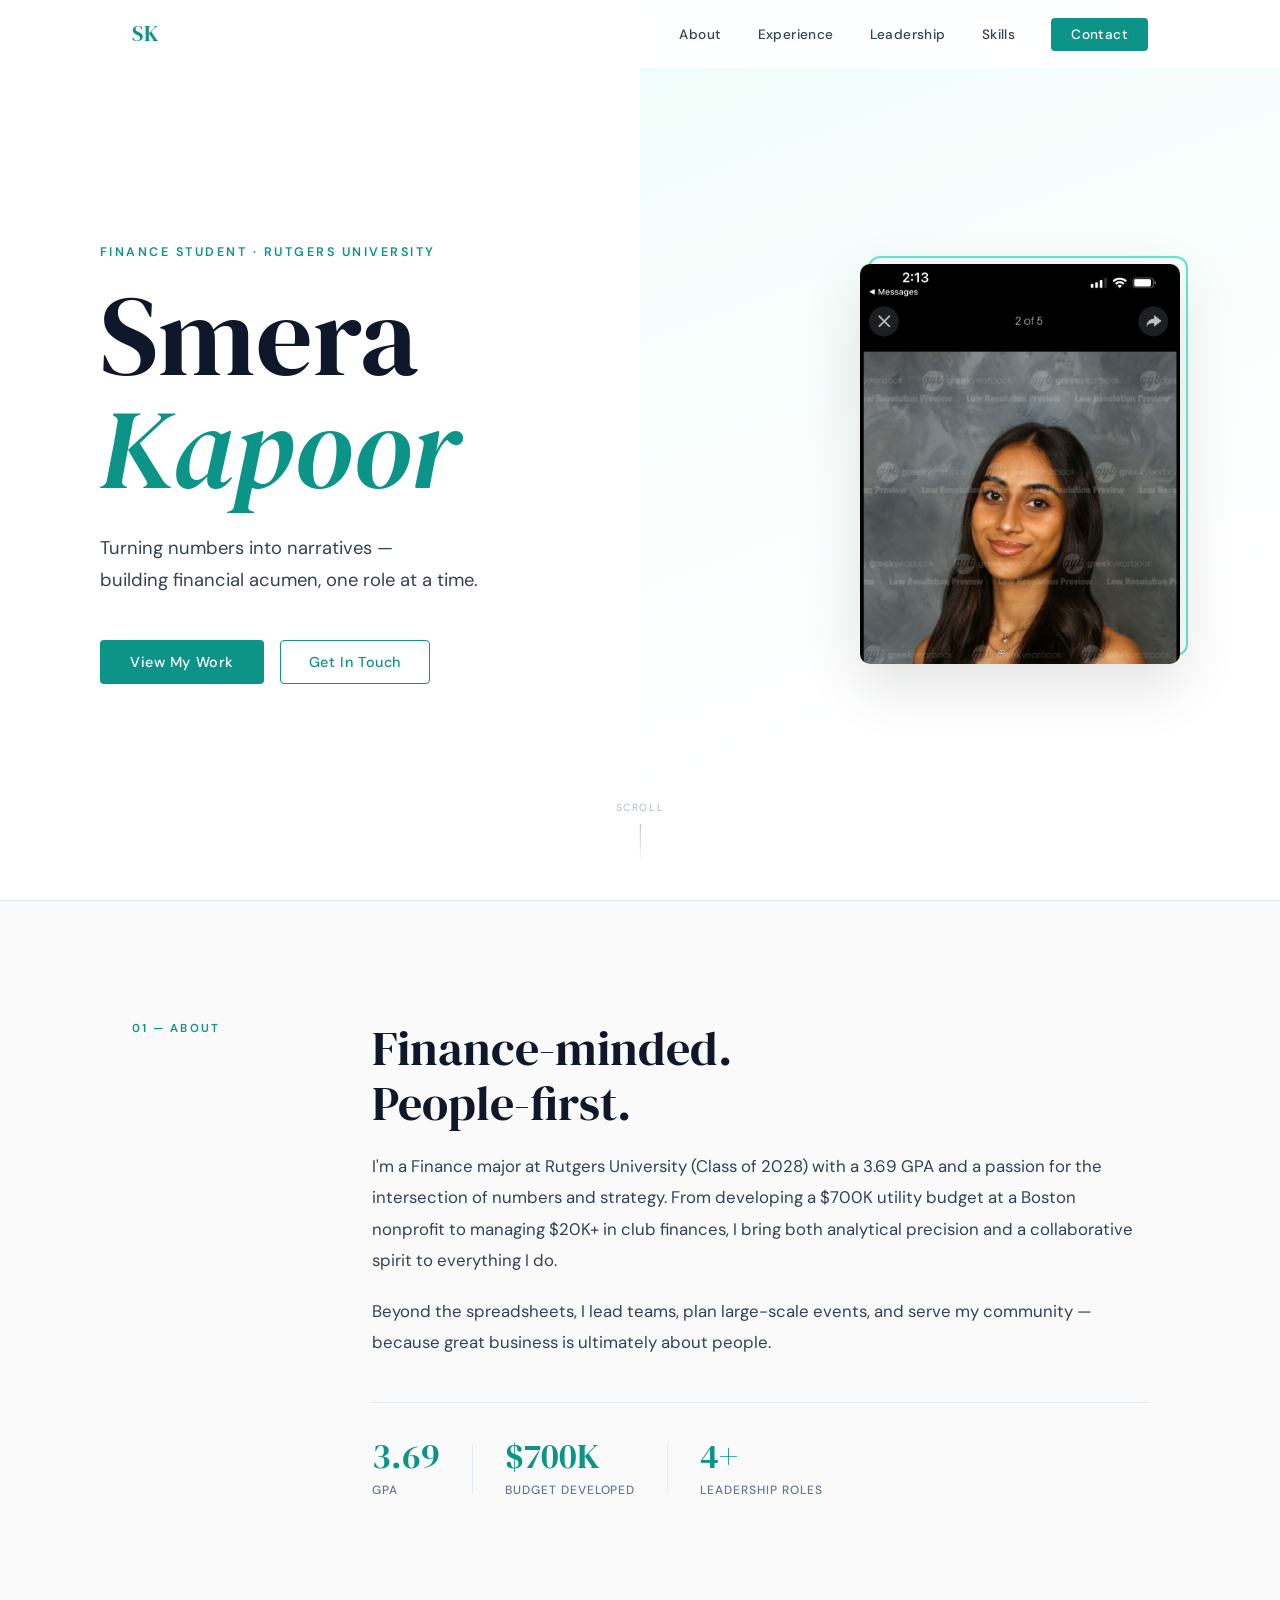
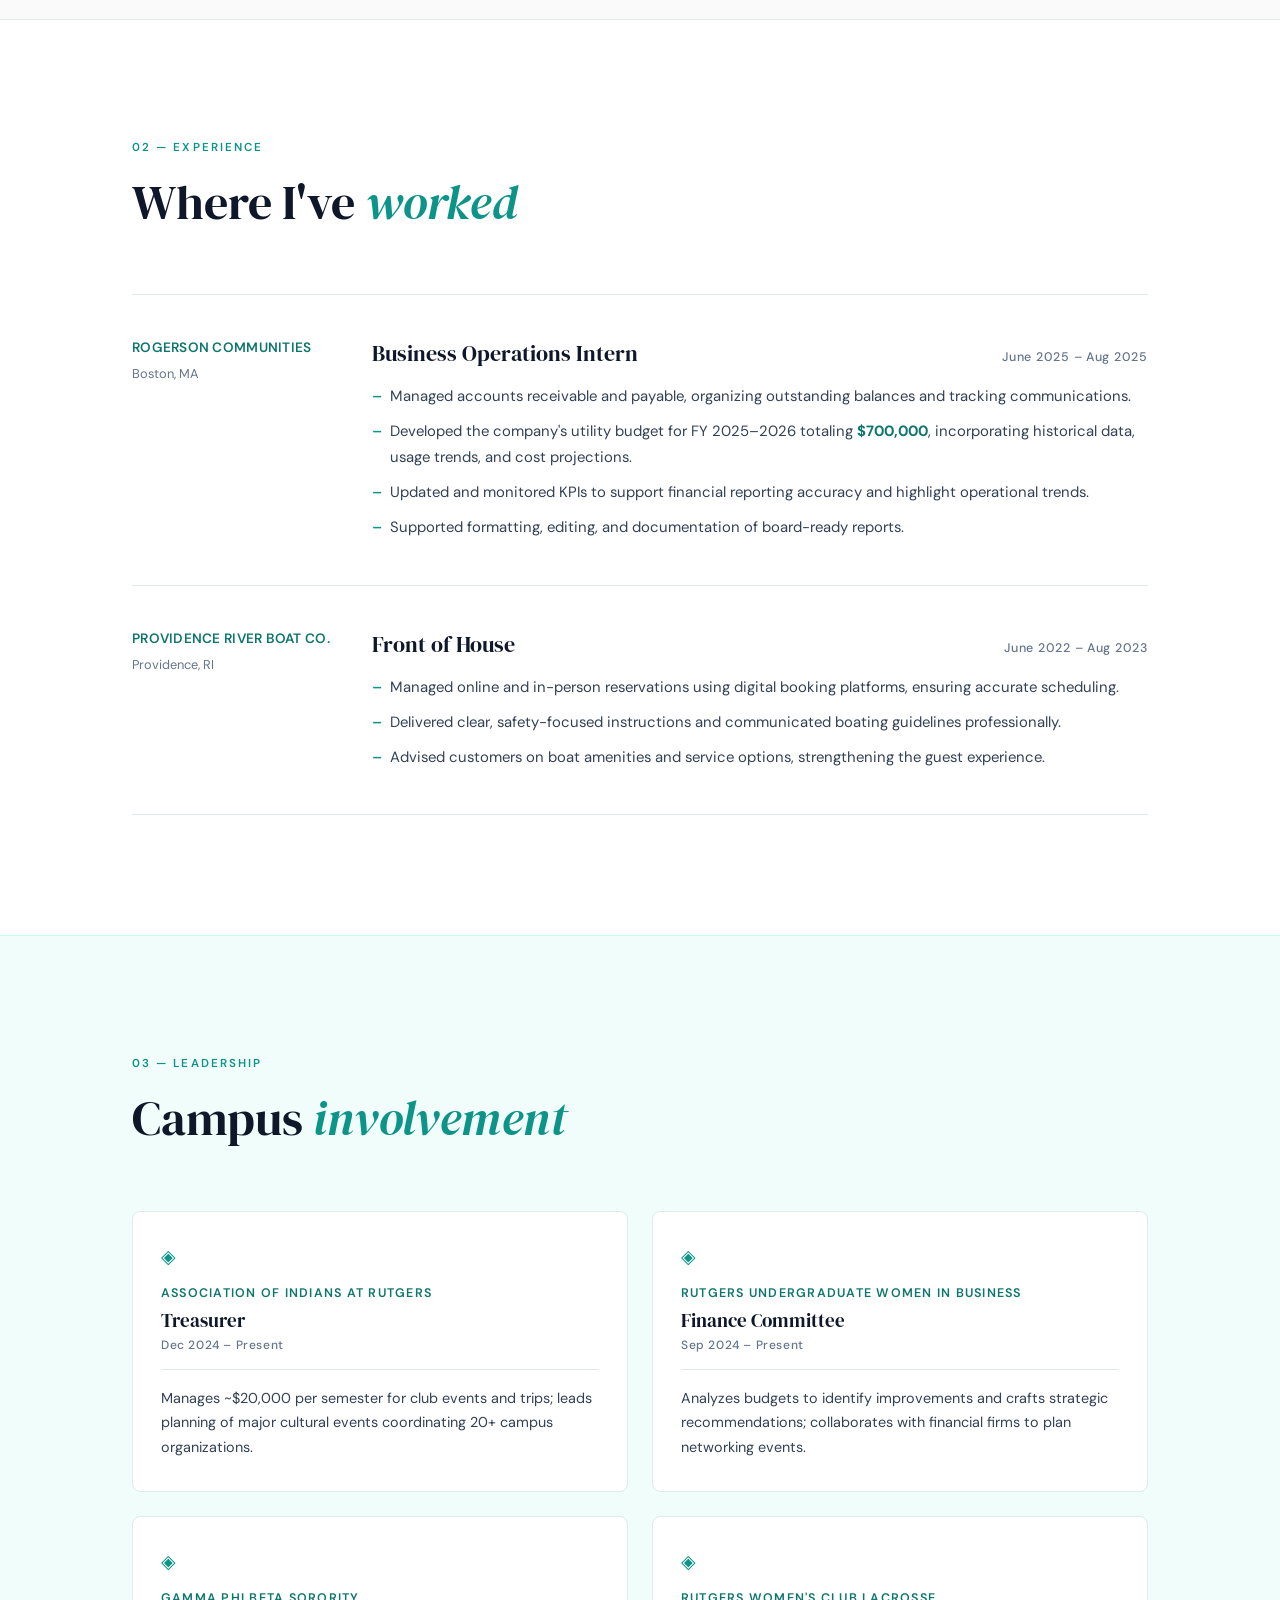
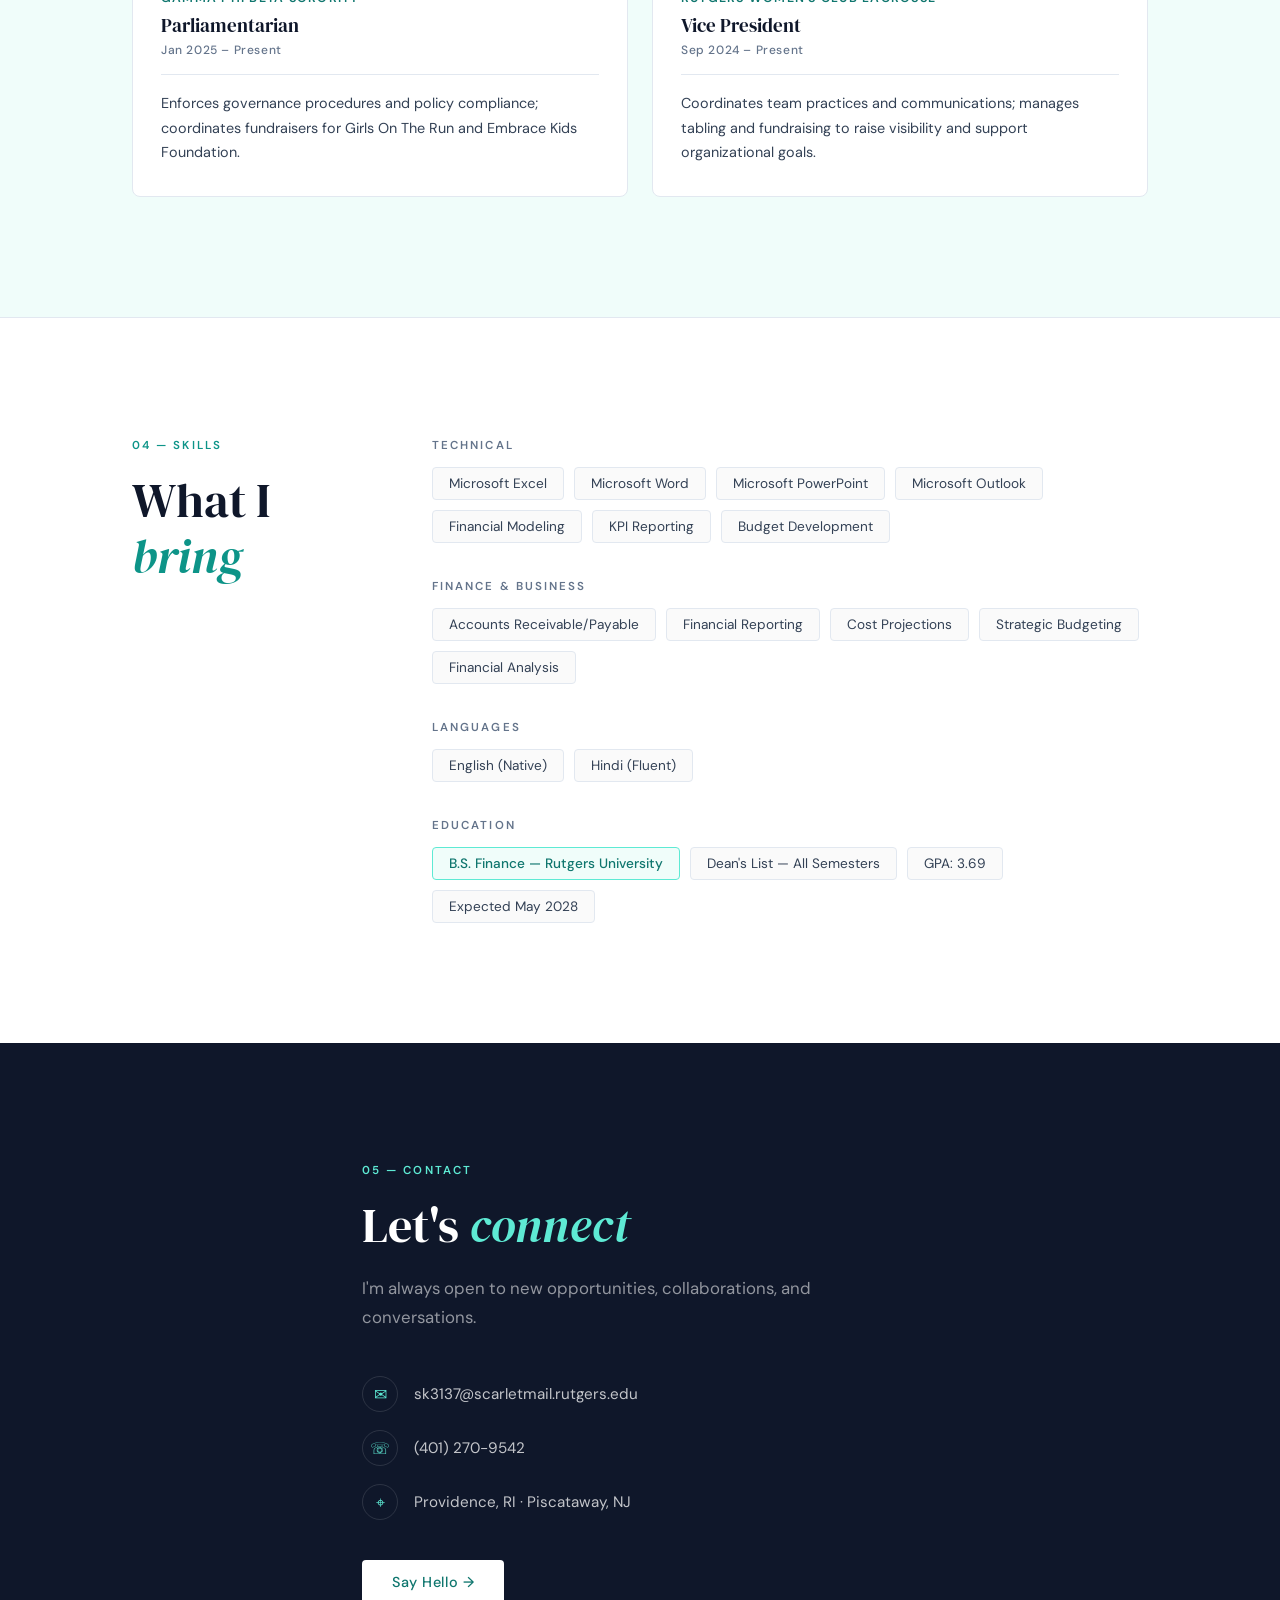
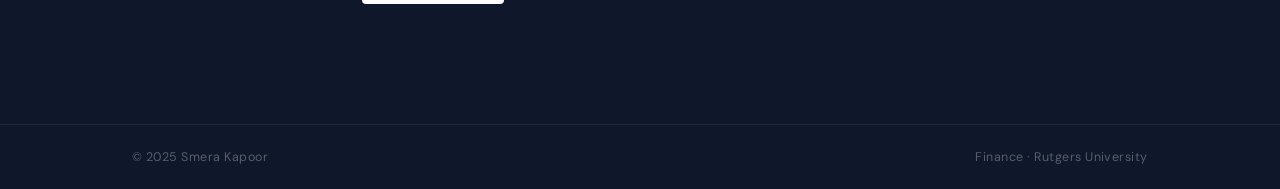
<file: index.html>
<!DOCTYPE html>
<html lang="en">
<head>
  <meta charset="UTF-8" />
  <meta name="viewport" content="width=device-width, initial-scale=1.0" />
  <title>Smera Kapoor — Finance & Business</title>
  <link href="https://fonts.googleapis.com/css2?family=DM+Serif+Display:ital@0;1&family=DM+Sans:wght@300;400;500;600&display=swap" rel="stylesheet" />
  <style>
*,*::before,*::after{box-sizing:border-box;margin:0;padding:0}
:root{--teal:#0d9488;--teal-light:#5eead4;--teal-dark:#0f766e;--teal-faint:#f0fdfa;--teal-mid:#ccfbf1;--white:#ffffff;--off-white:#fafafa;--ink:#0f172a;--ink-mid:#334155;--ink-light:#64748b;--border:#e2e8f0;--nav-h:68px;--font-display:'DM Serif Display',Georgia,serif;--font-body:'DM Sans',sans-serif}
html{scroll-behavior:smooth;font-size:16px}
body{font-family:var(--font-body);background:var(--white);color:var(--ink);overflow-x:hidden;-webkit-font-smoothing:antialiased}
a{text-decoration:none;color:inherit}
ul{list-style:none}
.container{max-width:1080px;margin:0 auto;padding:0 32px}
.section-label{font-size:0.72rem;font-weight:600;letter-spacing:0.18em;text-transform:uppercase;color:var(--teal);display:block;margin-bottom:20px}
.section-label.light{color:var(--teal-light)}
.section-title{font-family:var(--font-display);font-size:clamp(2rem,4vw,3rem);line-height:1.15;color:var(--ink);font-weight:400}
.section-title em{font-style:italic;color:var(--teal)}
.section-title.light{color:var(--white)}
.section-title.light em{color:var(--teal-light)}
.reveal{opacity:0;transform:translateY(28px);transition:opacity 0.65s ease,transform 0.65s ease}
.reveal.visible{opacity:1;transform:translateY(0)}
.delay-1{transition-delay:0.12s}.delay-2{transition-delay:0.24s}.delay-3{transition-delay:0.36s}
.btn-primary{display:inline-block;background:var(--teal);color:var(--white);padding:13px 30px;border-radius:4px;font-size:0.9rem;font-weight:500;letter-spacing:0.04em;transition:background 0.2s,transform 0.2s}
.btn-primary:hover{background:var(--teal-dark);transform:translateY(-1px)}
.btn-ghost{display:inline-block;border:1.5px solid var(--teal);color:var(--teal);padding:12px 28px;border-radius:4px;font-size:0.9rem;font-weight:500;letter-spacing:0.04em;transition:background 0.2s,color 0.2s,transform 0.2s}
.btn-ghost:hover{background:var(--teal-faint);transform:translateY(-1px)}
.light-btn{background:var(--white);color:var(--teal-dark);margin-top:40px}
.light-btn:hover{background:var(--teal-faint)}
#navbar{position:fixed;top:0;left:0;right:0;height:var(--nav-h);z-index:100;background:rgba(255,255,255,0.92);backdrop-filter:blur(12px);-webkit-backdrop-filter:blur(12px);border-bottom:1px solid transparent;transition:border-color 0.3s,box-shadow 0.3s}
#navbar.scrolled{border-color:var(--border);box-shadow:0 1px 16px rgba(0,0,0,0.06)}
.nav-inner{max-width:1080px;margin:0 auto;padding:0 32px;height:100%;display:flex;align-items:center;justify-content:space-between}
.nav-logo{font-family:var(--font-display);font-size:1.4rem;color:var(--teal);letter-spacing:0.04em}
.nav-links{display:flex;gap:36px;align-items:center}
.nav-links a{font-size:0.85rem;font-weight:500;color:var(--ink-mid);letter-spacing:0.03em;transition:color 0.2s}
.nav-links a:hover{color:var(--teal)}
.nav-cta{background:var(--teal);color:var(--white)!important;padding:8px 20px;border-radius:4px;transition:background 0.2s!important}
.nav-cta:hover{background:var(--teal-dark)!important}
.hamburger{display:none;flex-direction:column;gap:5px;background:none;border:none;cursor:pointer;padding:4px}
.hamburger span{display:block;width:24px;height:2px;background:var(--ink);border-radius:2px;transition:transform 0.3s,opacity 0.3s}
.mobile-menu{display:none;position:fixed;top:var(--nav-h);left:0;right:0;background:var(--white);border-bottom:1px solid var(--border);padding:20px 32px 28px;z-index:99;transform:translateY(-100%);transition:transform 0.35s ease;pointer-events:none}
.mobile-menu.open{transform:translateY(0);pointer-events:all}
.mobile-menu ul{display:flex;flex-direction:column;gap:18px}
.mobile-menu a{font-size:1rem;font-weight:500;color:var(--ink-mid)}
#hero{min-height:100vh;display:flex;align-items:center;padding:calc(var(--nav-h) + 40px) 32px 80px;position:relative;overflow:hidden;background:var(--white)}
.hero-bg-line{position:absolute;top:0;right:0;width:50%;height:100%;background:linear-gradient(160deg,var(--teal-faint) 0%,transparent 70%);z-index:0;pointer-events:none}
.hero-layout{position:relative;z-index:1;max-width:1080px;margin:0 auto;width:100%;display:grid;grid-template-columns:1fr auto;align-items:center;gap:64px}
.hero-content{position:relative;z-index:1}
.hero-photo-wrap{position:relative;flex-shrink:0}
.hero-photo-wrap::before{content:'';position:absolute;inset:-8px -8px 8px 8px;border:2px solid var(--teal-light);border-radius:12px;z-index:0;transition:inset 0.3s}
.hero-photo-wrap:hover::before{inset:-12px -12px 12px 12px}
.hero-photo{width:320px;height:400px;object-fit:cover;object-position:center top;border-radius:10px;display:block;position:relative;z-index:1;box-shadow:0 20px 60px rgba(0,0,0,0.12)}
.hero-eyebrow{font-size:0.78rem;font-weight:600;letter-spacing:0.2em;text-transform:uppercase;color:var(--teal);margin-bottom:20px}
.hero-name{font-family:var(--font-display);font-size:clamp(3.5rem,9vw,7rem);line-height:1.0;color:var(--ink);font-weight:400;margin-bottom:28px}
.hero-name em{font-style:italic;color:var(--teal)}
.hero-tagline{font-size:clamp(1rem,2vw,1.15rem);color:var(--ink-mid);line-height:1.75;margin-bottom:44px;max-width:460px}
.hero-actions{display:flex;gap:16px;flex-wrap:wrap}
.hero-scroll-indicator{position:absolute;bottom:36px;left:50%;transform:translateX(-50%);display:flex;flex-direction:column;align-items:center;gap:10px;opacity:0.5}
.hero-scroll-indicator span{font-size:0.65rem;letter-spacing:0.15em;text-transform:uppercase;color:var(--ink-light)}
.scroll-line{width:1px;height:40px;background:linear-gradient(to bottom,var(--ink-light),transparent);animation:scrollPulse 1.8s ease-in-out infinite}
@keyframes scrollPulse{0%,100%{transform:scaleY(1);opacity:0.5}50%{transform:scaleY(0.6);opacity:1}}
#about{padding:120px 0;background:var(--off-white);border-top:1px solid var(--border)}
.about-grid{display:grid;grid-template-columns:180px 1fr;gap:60px;align-items:start}
.about-body{font-size:1.05rem;color:var(--ink-mid);line-height:1.85;margin-bottom:20px}
.about-stats{display:flex;align-items:center;gap:32px;margin-top:44px;padding-top:36px;border-top:1px solid var(--border);flex-wrap:wrap}
.stat-number{display:block;font-family:var(--font-display);font-size:2.2rem;color:var(--teal);line-height:1;margin-bottom:4px}
.stat-label{font-size:0.75rem;font-weight:500;letter-spacing:0.08em;text-transform:uppercase;color:var(--ink-light)}
.stat-divider{width:1px;height:48px;background:var(--border)}
#experience{padding:120px 0;background:var(--white);border-top:1px solid var(--border)}
.section-header{margin-bottom:64px}
.exp-card{display:grid;grid-template-columns:200px 1fr;gap:40px;padding:44px 0;border-bottom:1px solid var(--border)}
.exp-card:first-child{border-top:1px solid var(--border)}
.exp-company{font-weight:600;font-size:0.85rem;color:var(--teal-dark);letter-spacing:0.02em;text-transform:uppercase;display:block;margin-bottom:6px}
.exp-location{font-size:0.8rem;color:var(--ink-light)}
.exp-header-row{display:flex;justify-content:space-between;align-items:baseline;margin-bottom:16px;gap:16px;flex-wrap:wrap}
.exp-role{font-family:var(--font-display);font-size:1.35rem;color:var(--ink);font-weight:400}
.exp-date{font-size:0.78rem;color:var(--ink-light);font-weight:500;letter-spacing:0.06em;white-space:nowrap}
.exp-bullets{display:flex;flex-direction:column;gap:10px}
.exp-bullets li{font-size:0.93rem;color:var(--ink-mid);line-height:1.7;padding-left:18px;position:relative}
.exp-bullets li::before{content:'–';position:absolute;left:0;color:var(--teal);font-weight:600}
.exp-bullets strong{color:var(--teal-dark)}
#leadership{padding:120px 0;background:var(--teal-faint);border-top:1px solid var(--teal-mid)}
.leadership-grid{display:grid;grid-template-columns:repeat(2,1fr);gap:24px}
.lead-card{background:var(--white);border:1px solid var(--border);border-radius:8px;padding:32px 28px;transition:box-shadow 0.25s,transform 0.25s,border-color 0.25s}
.lead-card:hover{box-shadow:0 8px 32px rgba(13,148,136,0.10);transform:translateY(-3px);border-color:var(--teal-light)}
.lead-icon{font-size:1.2rem;color:var(--teal);margin-bottom:16px}
.lead-org{font-size:0.78rem;font-weight:600;letter-spacing:0.1em;text-transform:uppercase;color:var(--teal-dark);margin-bottom:6px}
.lead-role{font-family:var(--font-display);font-size:1.2rem;color:var(--ink);margin-bottom:4px}
.lead-date{font-size:0.75rem;color:var(--ink-light);font-weight:500;letter-spacing:0.05em;margin-bottom:16px;padding-bottom:16px;border-bottom:1px solid var(--border)}
.lead-desc{font-size:0.9rem;color:var(--ink-mid);line-height:1.7}
#skills{padding:120px 0;background:var(--white);border-top:1px solid var(--border)}
.skills-grid{display:grid;grid-template-columns:240px 1fr;gap:60px;align-items:start}
.skills-content{display:flex;flex-direction:column;gap:36px}
.skill-group-title{font-size:0.72rem;font-weight:600;letter-spacing:0.18em;text-transform:uppercase;color:var(--ink-light);margin-bottom:14px}
.skill-tags{display:flex;flex-wrap:wrap;gap:10px}
.skill-tag{display:inline-block;padding:7px 16px;border:1.5px solid var(--border);border-radius:4px;font-size:0.85rem;color:var(--ink-mid);background:var(--off-white);transition:border-color 0.2s,color 0.2s,background 0.2s}
.skill-tag:hover{border-color:var(--teal-light);color:var(--teal-dark);background:var(--teal-faint)}
.skill-tag.highlighted{background:var(--teal-faint);border-color:var(--teal-light);color:var(--teal-dark);font-weight:500}
#contact{padding:120px 0;background:var(--ink)}
.contact-inner{max-width:620px}
.contact-sub{font-size:1.05rem;color:rgba(255,255,255,0.55);margin-top:20px;line-height:1.75}
.contact-links{margin-top:44px;display:flex;flex-direction:column;gap:18px}
.contact-item{display:flex;align-items:center;gap:16px;font-size:0.95rem;color:rgba(255,255,255,0.75);transition:color 0.2s}
.contact-item:hover{color:var(--teal-light)}
.contact-item.no-link{cursor:default}
.contact-item.no-link:hover{color:rgba(255,255,255,0.75)}
.contact-icon{width:36px;height:36px;display:flex;align-items:center;justify-content:center;border:1px solid rgba(255,255,255,0.12);border-radius:50%;font-size:1rem;flex-shrink:0;color:var(--teal-light)}
footer{background:var(--ink);border-top:1px solid rgba(255,255,255,0.06);padding:24px 32px}
.footer-inner{display:flex;justify-content:space-between;align-items:center;font-size:0.78rem;color:rgba(255,255,255,0.3);letter-spacing:0.04em;flex-wrap:wrap;gap:8px}
@media(max-width:768px){
  .nav-links{display:none}.hamburger{display:flex}.mobile-menu{display:block}
  #hero{padding:calc(var(--nav-h) + 24px) 24px 80px}
  .hero-layout{grid-template-columns:1fr;gap:40px}
  .hero-photo{width:100%;height:320px}
  .hero-photo-wrap{order:-1}
  .hero-name{font-size:clamp(3rem,14vw,5rem)}
  .about-grid{grid-template-columns:1fr;gap:0}
  .about-stats{gap:24px}
  .exp-card{grid-template-columns:1fr;gap:12px}
  .leadership-grid{grid-template-columns:1fr}
  .skills-grid{grid-template-columns:1fr;gap:0}
  .skills-label-col{margin-bottom:32px}
  #about,#experience,#leadership,#skills,#contact{padding:80px 0}
  .container{padding:0 20px}
}
@media(max-width:480px){
  .hero-actions{flex-direction:column}
  .about-stats{flex-direction:column;gap:20px}
  .stat-divider{display:none}
}
  </style>
</head>
<body>

<nav id="navbar">
  <div class="nav-inner">
    <a href="#hero" class="nav-logo">SK</a>
    <ul class="nav-links">
      <li><a href="#about">About</a></li>
      <li><a href="#experience">Experience</a></li>
      <li><a href="#leadership">Leadership</a></li>
      <li><a href="#skills">Skills</a></li>
      <li><a href="#contact" class="nav-cta">Contact</a></li>
    </ul>
    <button class="hamburger" id="hamburger" aria-label="Toggle menu">
      <span></span><span></span><span></span>
    </button>
  </div>
</nav>

<div class="mobile-menu" id="mobile-menu">
  <ul>
    <li><a href="#about" class="mobile-link">About</a></li>
    <li><a href="#experience" class="mobile-link">Experience</a></li>
    <li><a href="#leadership" class="mobile-link">Leadership</a></li>
    <li><a href="#skills" class="mobile-link">Skills</a></li>
    <li><a href="#contact" class="mobile-link">Contact</a></li>
  </ul>
</div>

<section id="hero">
  <div class="hero-bg-line"></div>
  <div class="hero-layout">
    <div class="hero-content">
      <p class="hero-eyebrow reveal">Finance Student · Rutgers University</p>
      <h1 class="hero-name reveal delay-1">Smera<br/><em>Kapoor</em></h1>
      <p class="hero-tagline reveal delay-2">Turning numbers into narratives —<br/>building financial acumen, one role at a time.</p>
      <div class="hero-actions reveal delay-3">
        <a href="#experience" class="btn-primary">View My Work</a>
        <a href="#contact" class="btn-ghost">Get In Touch</a>
      </div>
    </div>
    <div class="hero-photo-wrap reveal delay-2">
      <img src="[data-uri]" alt="Smera Kapoor" class="hero-photo" />
    </div>
  </div>
  <div class="hero-scroll-indicator">
    <span>Scroll</span>
    <div class="scroll-line"></div>
  </div>
</section>

<section id="about">
  <div class="container about-grid">
    <div class="about-label-col">
      <span class="section-label">01 — About</span>
    </div>
    <div class="about-content reveal">
      <h2 class="section-title">Finance-minded.<br/>People-first.</h2>
      <p class="about-body" style="margin-top:20px;">I'm a Finance major at Rutgers University (Class of 2028) with a 3.69 GPA and a passion for the intersection of numbers and strategy. From developing a $700K utility budget at a Boston nonprofit to managing $20K+ in club finances, I bring both analytical precision and a collaborative spirit to everything I do.</p>
      <p class="about-body">Beyond the spreadsheets, I lead teams, plan large-scale events, and serve my community — because great business is ultimately about people.</p>
      <div class="about-stats">
        <div class="stat"><span class="stat-number">3.69</span><span class="stat-label">GPA</span></div>
        <div class="stat-divider"></div>
        <div class="stat"><span class="stat-number">$700K</span><span class="stat-label">Budget Developed</span></div>
        <div class="stat-divider"></div>
        <div class="stat"><span class="stat-number">4+</span><span class="stat-label">Leadership Roles</span></div>
      </div>
    </div>
  </div>
</section>

<section id="experience">
  <div class="container">
    <div class="section-header reveal">
      <span class="section-label">02 — Experience</span>
      <h2 class="section-title">Where I've <em>worked</em></h2>
    </div>
    <div class="exp-list">
      <div class="exp-card reveal">
        <div class="exp-meta">
          <span class="exp-company">Rogerson Communities</span>
          <span class="exp-location">Boston, MA</span>
        </div>
        <div class="exp-details">
          <div class="exp-header-row">
            <h3 class="exp-role">Business Operations Intern</h3>
            <span class="exp-date">June 2025 – Aug 2025</span>
          </div>
          <ul class="exp-bullets">
            <li>Managed accounts receivable and payable, organizing outstanding balances and tracking communications.</li>
            <li>Developed the company's utility budget for FY 2025–2026 totaling <strong>$700,000</strong>, incorporating historical data, usage trends, and cost projections.</li>
            <li>Updated and monitored KPIs to support financial reporting accuracy and highlight operational trends.</li>
            <li>Supported formatting, editing, and documentation of board-ready reports.</li>
          </ul>
        </div>
      </div>
      <div class="exp-card reveal">
        <div class="exp-meta">
          <span class="exp-company">Providence River Boat Co.</span>
          <span class="exp-location">Providence, RI</span>
        </div>
        <div class="exp-details">
          <div class="exp-header-row">
            <h3 class="exp-role">Front of House</h3>
            <span class="exp-date">June 2022 – Aug 2023</span>
          </div>
          <ul class="exp-bullets">
            <li>Managed online and in-person reservations using digital booking platforms, ensuring accurate scheduling.</li>
            <li>Delivered clear, safety-focused instructions and communicated boating guidelines professionally.</li>
            <li>Advised customers on boat amenities and service options, strengthening the guest experience.</li>
          </ul>
        </div>
      </div>
    </div>
  </div>
</section>

<section id="leadership">
  <div class="container">
    <div class="section-header reveal">
      <span class="section-label">03 — Leadership</span>
      <h2 class="section-title">Campus <em>involvement</em></h2>
    </div>
    <div class="leadership-grid">
      <div class="lead-card reveal">
        <div class="lead-icon">◈</div>
        <div class="lead-org">Association of Indians at Rutgers</div>
        <div class="lead-role">Treasurer</div>
        <div class="lead-date">Dec 2024 – Present</div>
        <p class="lead-desc">Manages ~$20,000 per semester for club events and trips; leads planning of major cultural events coordinating 20+ campus organizations.</p>
      </div>
      <div class="lead-card reveal delay-1">
        <div class="lead-icon">◈</div>
        <div class="lead-org">Rutgers Undergraduate Women in Business</div>
        <div class="lead-role">Finance Committee</div>
        <div class="lead-date">Sep 2024 – Present</div>
        <p class="lead-desc">Analyzes budgets to identify improvements and crafts strategic recommendations; collaborates with financial firms to plan networking events.</p>
      </div>
      <div class="lead-card reveal delay-2">
        <div class="lead-icon">◈</div>
        <div class="lead-org">Gamma Phi Beta Sorority</div>
        <div class="lead-role">Parliamentarian</div>
        <div class="lead-date">Jan 2025 – Present</div>
        <p class="lead-desc">Enforces governance procedures and policy compliance; coordinates fundraisers for Girls On The Run and Embrace Kids Foundation.</p>
      </div>
      <div class="lead-card reveal delay-3">
        <div class="lead-icon">◈</div>
        <div class="lead-org">Rutgers Women's Club Lacrosse</div>
        <div class="lead-role">Vice President</div>
        <div class="lead-date">Sep 2024 – Present</div>
        <p class="lead-desc">Coordinates team practices and communications; manages tabling and fundraising to raise visibility and support organizational goals.</p>
      </div>
    </div>
  </div>
</section>

<section id="skills">
  <div class="container skills-grid">
    <div class="skills-label-col reveal">
      <span class="section-label">04 — Skills</span>
      <h2 class="section-title">What I<br/><em>bring</em></h2>
    </div>
    <div class="skills-content">
      <div class="skill-group reveal">
        <h4 class="skill-group-title">Technical</h4>
        <div class="skill-tags">
          <span class="skill-tag">Microsoft Excel</span>
          <span class="skill-tag">Microsoft Word</span>
          <span class="skill-tag">Microsoft PowerPoint</span>
          <span class="skill-tag">Microsoft Outlook</span>
          <span class="skill-tag">Financial Modeling</span>
          <span class="skill-tag">KPI Reporting</span>
          <span class="skill-tag">Budget Development</span>
        </div>
      </div>
      <div class="skill-group reveal delay-1">
        <h4 class="skill-group-title">Finance & Business</h4>
        <div class="skill-tags">
          <span class="skill-tag">Accounts Receivable/Payable</span>
          <span class="skill-tag">Financial Reporting</span>
          <span class="skill-tag">Cost Projections</span>
          <span class="skill-tag">Strategic Budgeting</span>
          <span class="skill-tag">Financial Analysis</span>
        </div>
      </div>
      <div class="skill-group reveal delay-2">
        <h4 class="skill-group-title">Languages</h4>
        <div class="skill-tags">
          <span class="skill-tag">English (Native)</span>
          <span class="skill-tag">Hindi (Fluent)</span>
        </div>
      </div>
      <div class="skill-group reveal delay-3">
        <h4 class="skill-group-title">Education</h4>
        <div class="skill-tags">
          <span class="skill-tag highlighted">B.S. Finance — Rutgers University</span>
          <span class="skill-tag">Dean's List — All Semesters</span>
          <span class="skill-tag">GPA: 3.69</span>
          <span class="skill-tag">Expected May 2028</span>
        </div>
      </div>
    </div>
  </div>
</section>

<section id="contact">
  <div class="container contact-inner reveal">
    <span class="section-label light">05 — Contact</span>
    <h2 class="section-title light">Let's <em>connect</em></h2>
    <p class="contact-sub">I'm always open to new opportunities, collaborations, and conversations.</p>
    <div class="contact-links">
      <a href="mailto:sk3137@scarletmail.rutgers.edu" class="contact-item">
        <span class="contact-icon">✉</span>
        <span>sk3137@scarletmail.rutgers.edu</span>
      </a>
      <a href="tel:4012709542" class="contact-item">
        <span class="contact-icon">☏</span>
        <span>(401) 270-9542</span>
      </a>
      <div class="contact-item no-link">
        <span class="contact-icon">⌖</span>
        <span>Providence, RI · Piscataway, NJ</span>
      </div>
    </div>
    <a href="mailto:sk3137@scarletmail.rutgers.edu" class="btn-primary light-btn">Say Hello →</a>
  </div>
</section>

<footer>
  <div class="container footer-inner">
    <span>© 2025 Smera Kapoor</span>
    <span>Finance · Rutgers University</span>
  </div>
</footer>

<script>
const navbar = document.getElementById('navbar');
window.addEventListener('scroll', () => { navbar.classList.toggle('scrolled', window.scrollY > 20); }, {passive:true});

const hamburger = document.getElementById('hamburger');
const mobileMenu = document.getElementById('mobile-menu');
let menuOpen = false;
hamburger.addEventListener('click', () => {
  menuOpen = !menuOpen;
  mobileMenu.classList.toggle('open', menuOpen);
  const spans = hamburger.querySelectorAll('span');
  if (menuOpen) { spans[0].style.transform='translateY(7px) rotate(45deg)'; spans[1].style.opacity='0'; spans[2].style.transform='translateY(-7px) rotate(-45deg)'; }
  else { spans[0].style.transform=''; spans[1].style.opacity=''; spans[2].style.transform=''; }
});
document.querySelectorAll('.mobile-link').forEach(l => l.addEventListener('click', () => {
  menuOpen=false; mobileMenu.classList.remove('open');
  hamburger.querySelectorAll('span').forEach(s=>{s.style.transform='';s.style.opacity='';});
}));

const observer = new IntersectionObserver(entries => entries.forEach(e => {
  if(e.isIntersecting){e.target.classList.add('visible');observer.unobserve(e.target);}
}), {threshold:0.12, rootMargin:'0px 0px -40px 0px'});
document.querySelectorAll('.reveal').forEach(el => observer.observe(el));

document.querySelectorAll('a[href^="#"]').forEach(a => a.addEventListener('click', function(e) {
  const t = document.querySelector(this.getAttribute('href'));
  if(t){ e.preventDefault(); window.scrollTo({top: t.getBoundingClientRect().top + window.scrollY - 68, behavior:'smooth'}); }
}));
</script>
</body>
</html>
</file>
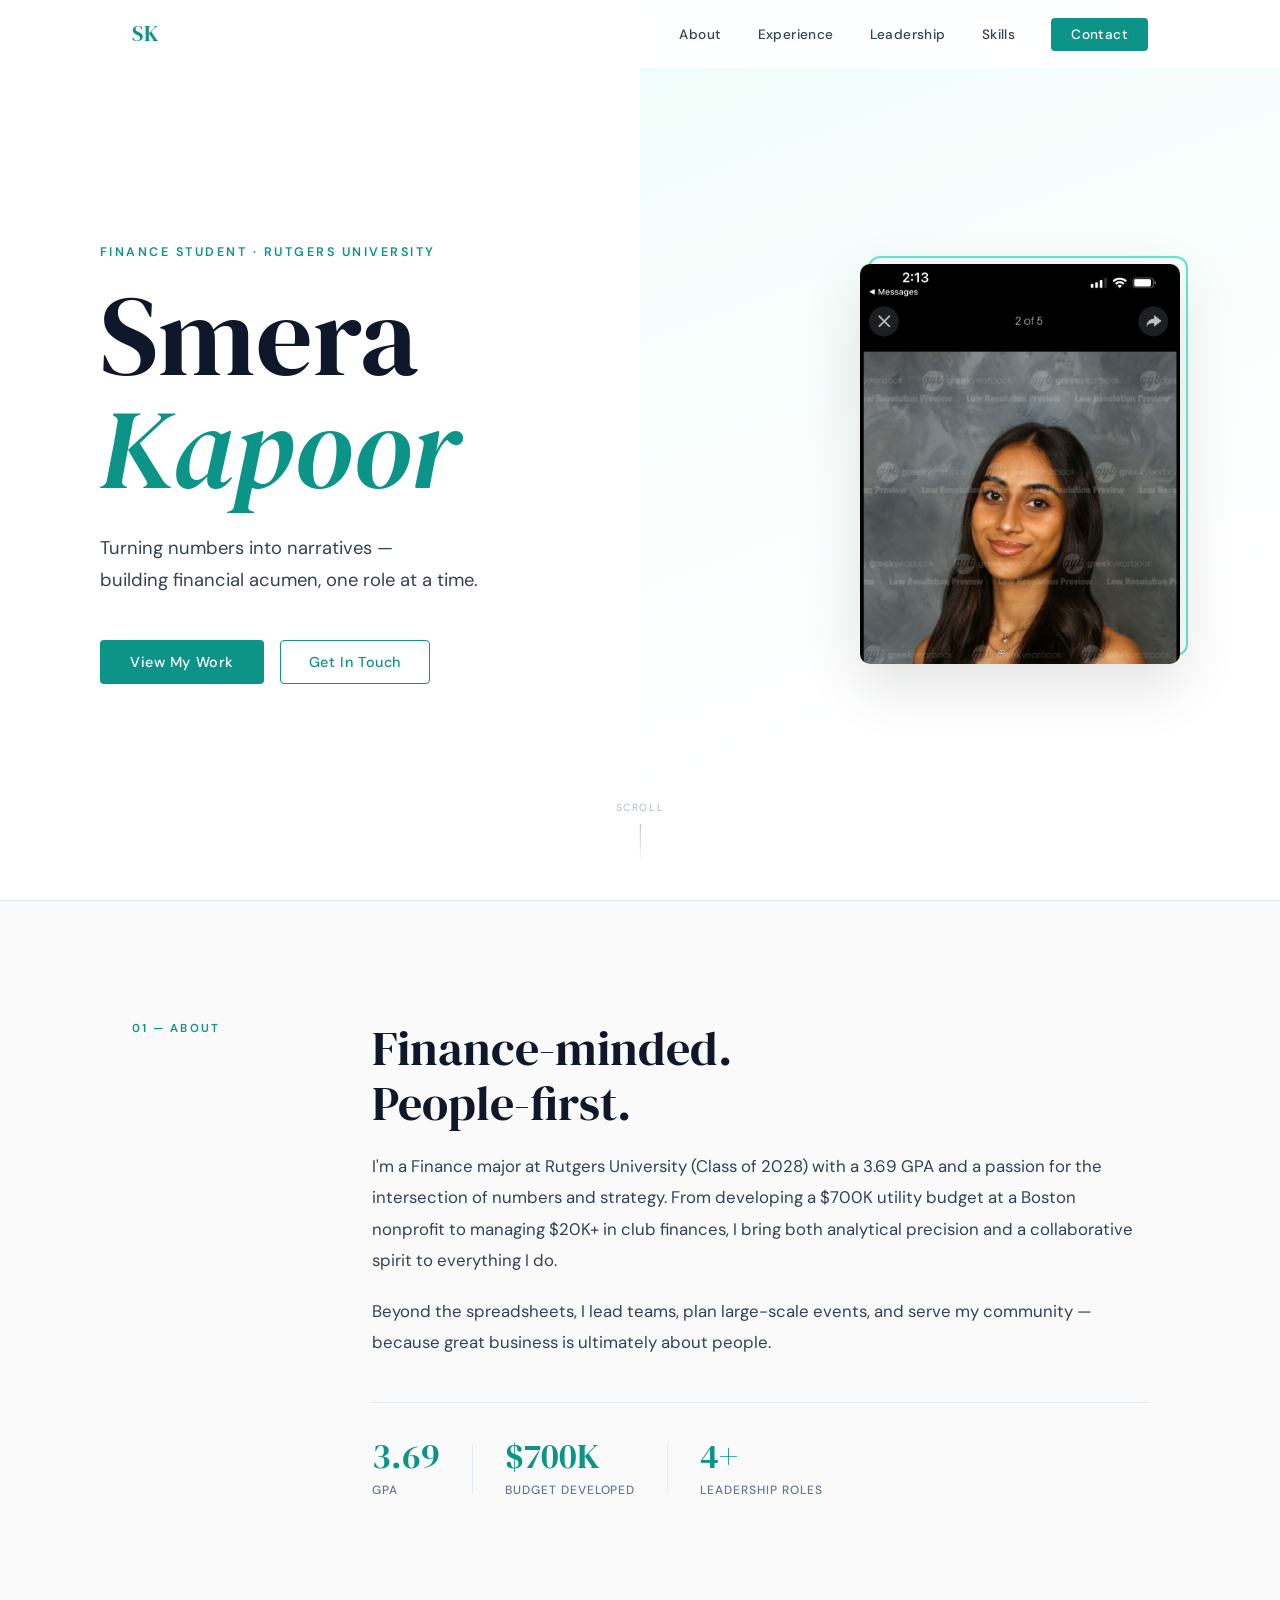
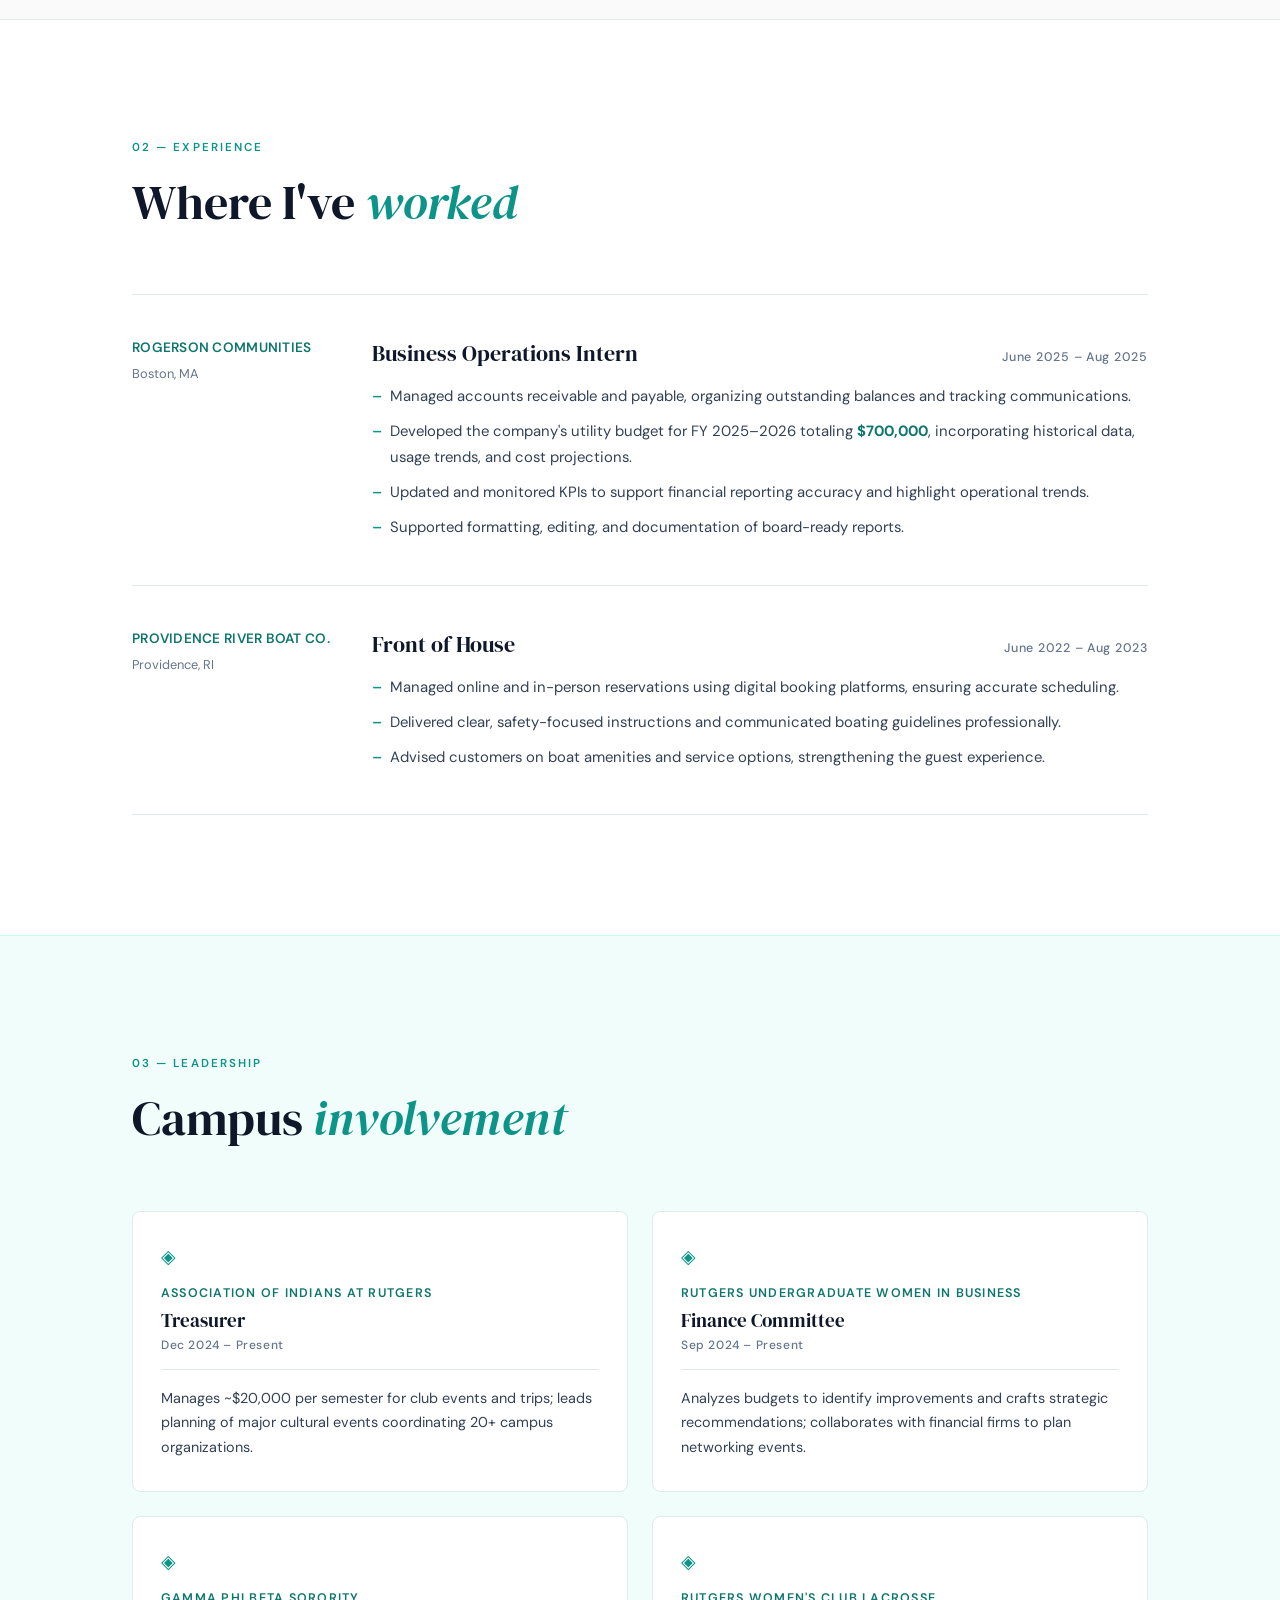
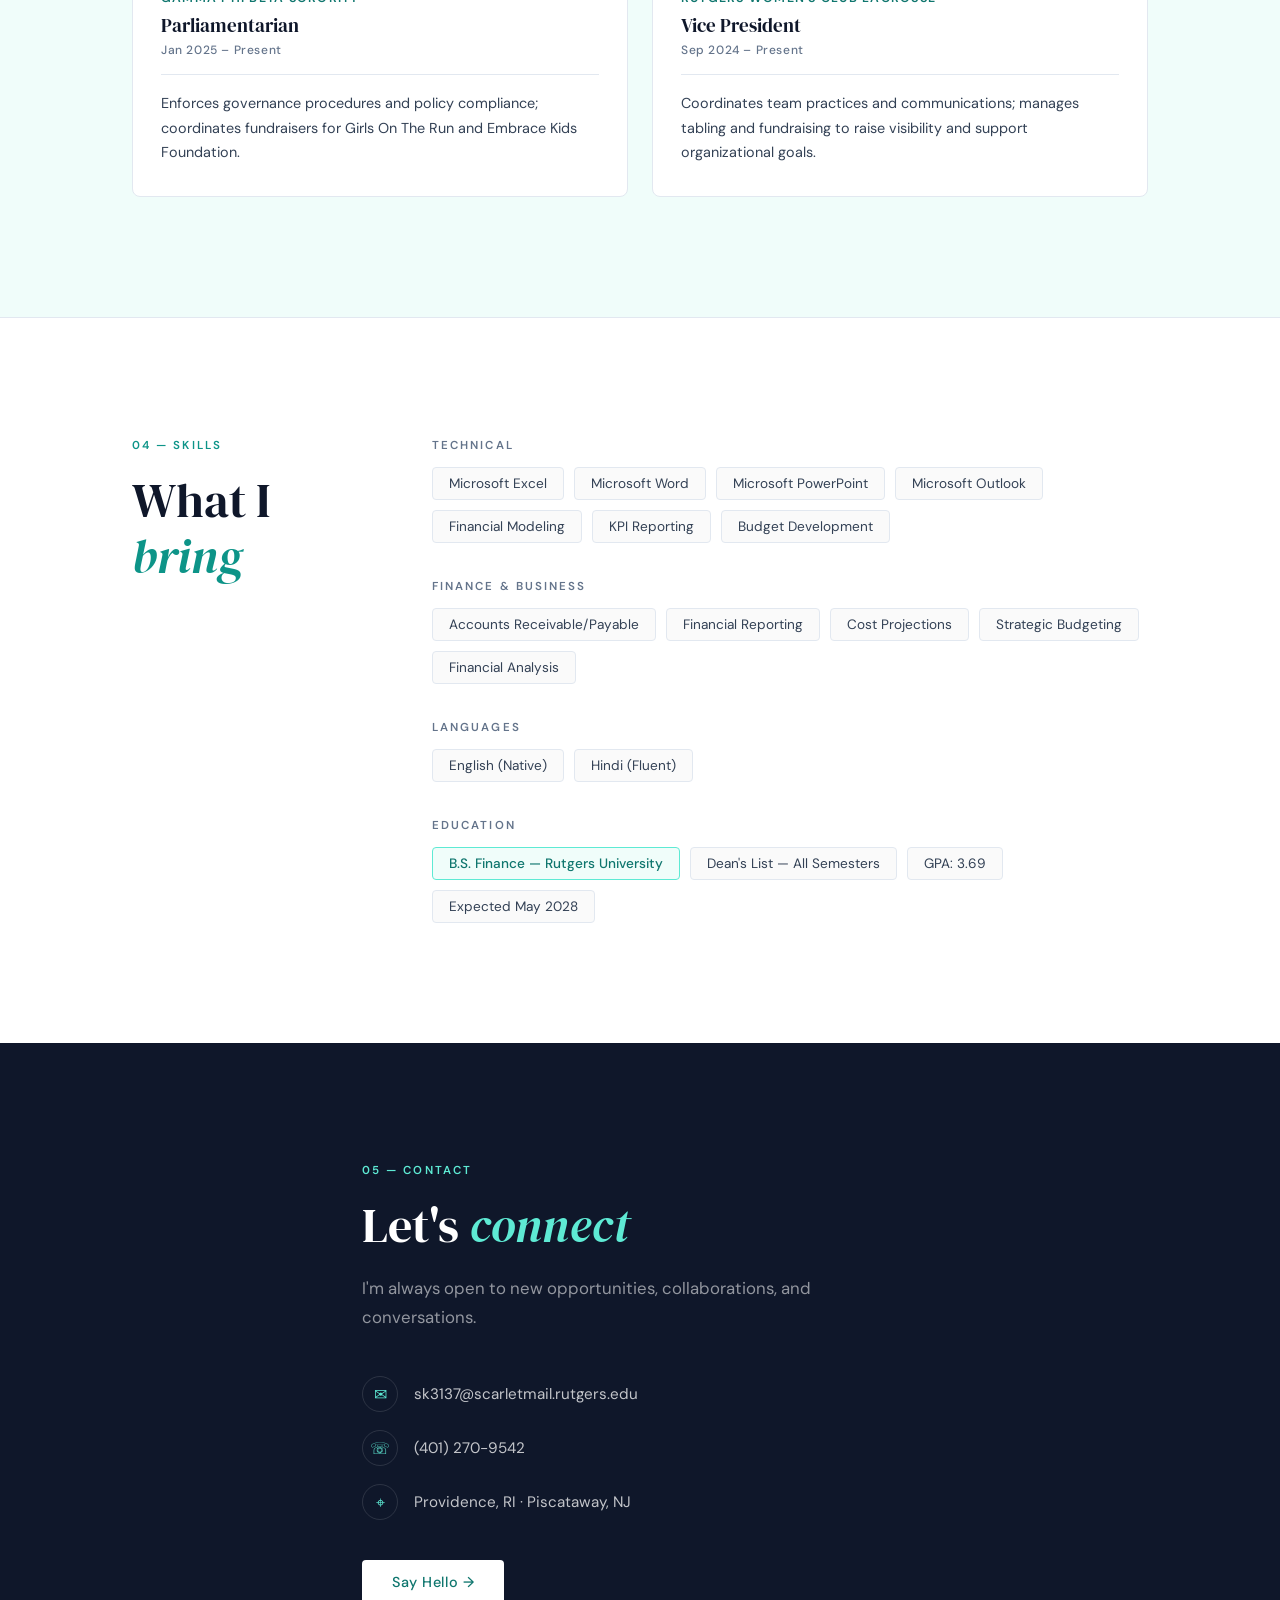
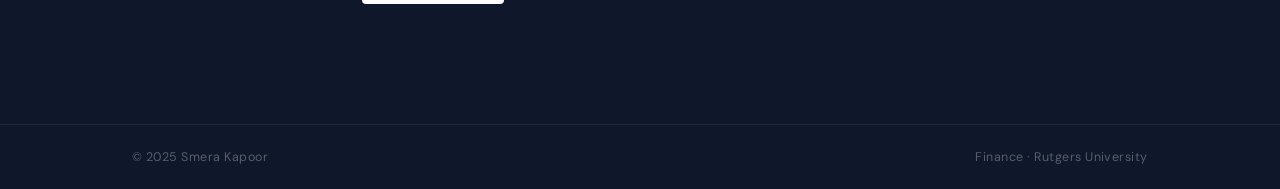
<file: index (3).html>
<!DOCTYPE html>
<html lang="en">
<head>
  <meta charset="UTF-8" />
  <meta name="viewport" content="width=device-width, initial-scale=1.0" />
  <title>Smera Kapoor — Finance & Business</title>
  <link href="https://fonts.googleapis.com/css2?family=DM+Serif+Display:ital@0;1&family=DM+Sans:wght@300;400;500;600&display=swap" rel="stylesheet" />
  <style>
*,*::before,*::after{box-sizing:border-box;margin:0;padding:0}
:root{--teal:#0d9488;--teal-light:#5eead4;--teal-dark:#0f766e;--teal-faint:#f0fdfa;--teal-mid:#ccfbf1;--white:#ffffff;--off-white:#fafafa;--ink:#0f172a;--ink-mid:#334155;--ink-light:#64748b;--border:#e2e8f0;--nav-h:68px;--font-display:'DM Serif Display',Georgia,serif;--font-body:'DM Sans',sans-serif}
html{scroll-behavior:smooth;font-size:16px}
body{font-family:var(--font-body);background:var(--white);color:var(--ink);overflow-x:hidden;-webkit-font-smoothing:antialiased}
a{text-decoration:none;color:inherit}
ul{list-style:none}
.container{max-width:1080px;margin:0 auto;padding:0 32px}
.section-label{font-size:0.72rem;font-weight:600;letter-spacing:0.18em;text-transform:uppercase;color:var(--teal);display:block;margin-bottom:20px}
.section-label.light{color:var(--teal-light)}
.section-title{font-family:var(--font-display);font-size:clamp(2rem,4vw,3rem);line-height:1.15;color:var(--ink);font-weight:400}
.section-title em{font-style:italic;color:var(--teal)}
.section-title.light{color:var(--white)}
.section-title.light em{color:var(--teal-light)}
.reveal{opacity:0;transform:translateY(28px);transition:opacity 0.65s ease,transform 0.65s ease}
.reveal.visible{opacity:1;transform:translateY(0)}
.delay-1{transition-delay:0.12s}.delay-2{transition-delay:0.24s}.delay-3{transition-delay:0.36s}
.btn-primary{display:inline-block;background:var(--teal);color:var(--white);padding:13px 30px;border-radius:4px;font-size:0.9rem;font-weight:500;letter-spacing:0.04em;transition:background 0.2s,transform 0.2s}
.btn-primary:hover{background:var(--teal-dark);transform:translateY(-1px)}
.btn-ghost{display:inline-block;border:1.5px solid var(--teal);color:var(--teal);padding:12px 28px;border-radius:4px;font-size:0.9rem;font-weight:500;letter-spacing:0.04em;transition:background 0.2s,color 0.2s,transform 0.2s}
.btn-ghost:hover{background:var(--teal-faint);transform:translateY(-1px)}
.light-btn{background:var(--white);color:var(--teal-dark);margin-top:40px}
.light-btn:hover{background:var(--teal-faint)}
#navbar{position:fixed;top:0;left:0;right:0;height:var(--nav-h);z-index:100;background:rgba(255,255,255,0.92);backdrop-filter:blur(12px);-webkit-backdrop-filter:blur(12px);border-bottom:1px solid transparent;transition:border-color 0.3s,box-shadow 0.3s}
#navbar.scrolled{border-color:var(--border);box-shadow:0 1px 16px rgba(0,0,0,0.06)}
.nav-inner{max-width:1080px;margin:0 auto;padding:0 32px;height:100%;display:flex;align-items:center;justify-content:space-between}
.nav-logo{font-family:var(--font-display);font-size:1.4rem;color:var(--teal);letter-spacing:0.04em}
.nav-links{display:flex;gap:36px;align-items:center}
.nav-links a{font-size:0.85rem;font-weight:500;color:var(--ink-mid);letter-spacing:0.03em;transition:color 0.2s}
.nav-links a:hover{color:var(--teal)}
.nav-cta{background:var(--teal);color:var(--white)!important;padding:8px 20px;border-radius:4px;transition:background 0.2s!important}
.nav-cta:hover{background:var(--teal-dark)!important}
.hamburger{display:none;flex-direction:column;gap:5px;background:none;border:none;cursor:pointer;padding:4px}
.hamburger span{display:block;width:24px;height:2px;background:var(--ink);border-radius:2px;transition:transform 0.3s,opacity 0.3s}
.mobile-menu{display:none;position:fixed;top:var(--nav-h);left:0;right:0;background:var(--white);border-bottom:1px solid var(--border);padding:20px 32px 28px;z-index:99;transform:translateY(-100%);transition:transform 0.35s ease;pointer-events:none}
.mobile-menu.open{transform:translateY(0);pointer-events:all}
.mobile-menu ul{display:flex;flex-direction:column;gap:18px}
.mobile-menu a{font-size:1rem;font-weight:500;color:var(--ink-mid)}
#hero{min-height:100vh;display:flex;align-items:center;padding:calc(var(--nav-h) + 40px) 32px 80px;position:relative;overflow:hidden;background:var(--white)}
.hero-bg-line{position:absolute;top:0;right:0;width:50%;height:100%;background:linear-gradient(160deg,var(--teal-faint) 0%,transparent 70%);z-index:0;pointer-events:none}
.hero-layout{position:relative;z-index:1;max-width:1080px;margin:0 auto;width:100%;display:grid;grid-template-columns:1fr auto;align-items:center;gap:64px}
.hero-content{position:relative;z-index:1}
.hero-photo-wrap{position:relative;flex-shrink:0}
.hero-photo-wrap::before{content:'';position:absolute;inset:-8px -8px 8px 8px;border:2px solid var(--teal-light);border-radius:12px;z-index:0;transition:inset 0.3s}
.hero-photo-wrap:hover::before{inset:-12px -12px 12px 12px}
.hero-photo{width:320px;height:400px;object-fit:cover;object-position:center top;border-radius:10px;display:block;position:relative;z-index:1;box-shadow:0 20px 60px rgba(0,0,0,0.12)}
.hero-eyebrow{font-size:0.78rem;font-weight:600;letter-spacing:0.2em;text-transform:uppercase;color:var(--teal);margin-bottom:20px}
.hero-name{font-family:var(--font-display);font-size:clamp(3.5rem,9vw,7rem);line-height:1.0;color:var(--ink);font-weight:400;margin-bottom:28px}
.hero-name em{font-style:italic;color:var(--teal)}
.hero-tagline{font-size:clamp(1rem,2vw,1.15rem);color:var(--ink-mid);line-height:1.75;margin-bottom:44px;max-width:460px}
.hero-actions{display:flex;gap:16px;flex-wrap:wrap}
.hero-scroll-indicator{position:absolute;bottom:36px;left:50%;transform:translateX(-50%);display:flex;flex-direction:column;align-items:center;gap:10px;opacity:0.5}
.hero-scroll-indicator span{font-size:0.65rem;letter-spacing:0.15em;text-transform:uppercase;color:var(--ink-light)}
.scroll-line{width:1px;height:40px;background:linear-gradient(to bottom,var(--ink-light),transparent);animation:scrollPulse 1.8s ease-in-out infinite}
@keyframes scrollPulse{0%,100%{transform:scaleY(1);opacity:0.5}50%{transform:scaleY(0.6);opacity:1}}
#about{padding:120px 0;background:var(--off-white);border-top:1px solid var(--border)}
.about-grid{display:grid;grid-template-columns:180px 1fr;gap:60px;align-items:start}
.about-body{font-size:1.05rem;color:var(--ink-mid);line-height:1.85;margin-bottom:20px}
.about-stats{display:flex;align-items:center;gap:32px;margin-top:44px;padding-top:36px;border-top:1px solid var(--border);flex-wrap:wrap}
.stat-number{display:block;font-family:var(--font-display);font-size:2.2rem;color:var(--teal);line-height:1;margin-bottom:4px}
.stat-label{font-size:0.75rem;font-weight:500;letter-spacing:0.08em;text-transform:uppercase;color:var(--ink-light)}
.stat-divider{width:1px;height:48px;background:var(--border)}
#experience{padding:120px 0;background:var(--white);border-top:1px solid var(--border)}
.section-header{margin-bottom:64px}
.exp-card{display:grid;grid-template-columns:200px 1fr;gap:40px;padding:44px 0;border-bottom:1px solid var(--border)}
.exp-card:first-child{border-top:1px solid var(--border)}
.exp-company{font-weight:600;font-size:0.85rem;color:var(--teal-dark);letter-spacing:0.02em;text-transform:uppercase;display:block;margin-bottom:6px}
.exp-location{font-size:0.8rem;color:var(--ink-light)}
.exp-header-row{display:flex;justify-content:space-between;align-items:baseline;margin-bottom:16px;gap:16px;flex-wrap:wrap}
.exp-role{font-family:var(--font-display);font-size:1.35rem;color:var(--ink);font-weight:400}
.exp-date{font-size:0.78rem;color:var(--ink-light);font-weight:500;letter-spacing:0.06em;white-space:nowrap}
.exp-bullets{display:flex;flex-direction:column;gap:10px}
.exp-bullets li{font-size:0.93rem;color:var(--ink-mid);line-height:1.7;padding-left:18px;position:relative}
.exp-bullets li::before{content:'–';position:absolute;left:0;color:var(--teal);font-weight:600}
.exp-bullets strong{color:var(--teal-dark)}
#leadership{padding:120px 0;background:var(--teal-faint);border-top:1px solid var(--teal-mid)}
.leadership-grid{display:grid;grid-template-columns:repeat(2,1fr);gap:24px}
.lead-card{background:var(--white);border:1px solid var(--border);border-radius:8px;padding:32px 28px;transition:box-shadow 0.25s,transform 0.25s,border-color 0.25s}
.lead-card:hover{box-shadow:0 8px 32px rgba(13,148,136,0.10);transform:translateY(-3px);border-color:var(--teal-light)}
.lead-icon{font-size:1.2rem;color:var(--teal);margin-bottom:16px}
.lead-org{font-size:0.78rem;font-weight:600;letter-spacing:0.1em;text-transform:uppercase;color:var(--teal-dark);margin-bottom:6px}
.lead-role{font-family:var(--font-display);font-size:1.2rem;color:var(--ink);margin-bottom:4px}
.lead-date{font-size:0.75rem;color:var(--ink-light);font-weight:500;letter-spacing:0.05em;margin-bottom:16px;padding-bottom:16px;border-bottom:1px solid var(--border)}
.lead-desc{font-size:0.9rem;color:var(--ink-mid);line-height:1.7}
#skills{padding:120px 0;background:var(--white);border-top:1px solid var(--border)}
.skills-grid{display:grid;grid-template-columns:240px 1fr;gap:60px;align-items:start}
.skills-content{display:flex;flex-direction:column;gap:36px}
.skill-group-title{font-size:0.72rem;font-weight:600;letter-spacing:0.18em;text-transform:uppercase;color:var(--ink-light);margin-bottom:14px}
.skill-tags{display:flex;flex-wrap:wrap;gap:10px}
.skill-tag{display:inline-block;padding:7px 16px;border:1.5px solid var(--border);border-radius:4px;font-size:0.85rem;color:var(--ink-mid);background:var(--off-white);transition:border-color 0.2s,color 0.2s,background 0.2s}
.skill-tag:hover{border-color:var(--teal-light);color:var(--teal-dark);background:var(--teal-faint)}
.skill-tag.highlighted{background:var(--teal-faint);border-color:var(--teal-light);color:var(--teal-dark);font-weight:500}
#contact{padding:120px 0;background:var(--ink)}
.contact-inner{max-width:620px}
.contact-sub{font-size:1.05rem;color:rgba(255,255,255,0.55);margin-top:20px;line-height:1.75}
.contact-links{margin-top:44px;display:flex;flex-direction:column;gap:18px}
.contact-item{display:flex;align-items:center;gap:16px;font-size:0.95rem;color:rgba(255,255,255,0.75);transition:color 0.2s}
.contact-item:hover{color:var(--teal-light)}
.contact-item.no-link{cursor:default}
.contact-item.no-link:hover{color:rgba(255,255,255,0.75)}
.contact-icon{width:36px;height:36px;display:flex;align-items:center;justify-content:center;border:1px solid rgba(255,255,255,0.12);border-radius:50%;font-size:1rem;flex-shrink:0;color:var(--teal-light)}
footer{background:var(--ink);border-top:1px solid rgba(255,255,255,0.06);padding:24px 32px}
.footer-inner{display:flex;justify-content:space-between;align-items:center;font-size:0.78rem;color:rgba(255,255,255,0.3);letter-spacing:0.04em;flex-wrap:wrap;gap:8px}
@media(max-width:768px){
  .nav-links{display:none}.hamburger{display:flex}.mobile-menu{display:block}
  #hero{padding:calc(var(--nav-h) + 24px) 24px 80px}
  .hero-layout{grid-template-columns:1fr;gap:40px}
  .hero-photo{width:100%;height:320px}
  .hero-photo-wrap{order:-1}
  .hero-name{font-size:clamp(3rem,14vw,5rem)}
  .about-grid{grid-template-columns:1fr;gap:0}
  .about-stats{gap:24px}
  .exp-card{grid-template-columns:1fr;gap:12px}
  .leadership-grid{grid-template-columns:1fr}
  .skills-grid{grid-template-columns:1fr;gap:0}
  .skills-label-col{margin-bottom:32px}
  #about,#experience,#leadership,#skills,#contact{padding:80px 0}
  .container{padding:0 20px}
}
@media(max-width:480px){
  .hero-actions{flex-direction:column}
  .about-stats{flex-direction:column;gap:20px}
  .stat-divider{display:none}
}
  </style>
</head>
<body>

<nav id="navbar">
  <div class="nav-inner">
    <a href="#hero" class="nav-logo">SK</a>
    <ul class="nav-links">
      <li><a href="#about">About</a></li>
      <li><a href="#experience">Experience</a></li>
      <li><a href="#leadership">Leadership</a></li>
      <li><a href="#skills">Skills</a></li>
      <li><a href="#contact" class="nav-cta">Contact</a></li>
    </ul>
    <button class="hamburger" id="hamburger" aria-label="Toggle menu">
      <span></span><span></span><span></span>
    </button>
  </div>
</nav>

<div class="mobile-menu" id="mobile-menu">
  <ul>
    <li><a href="#about" class="mobile-link">About</a></li>
    <li><a href="#experience" class="mobile-link">Experience</a></li>
    <li><a href="#leadership" class="mobile-link">Leadership</a></li>
    <li><a href="#skills" class="mobile-link">Skills</a></li>
    <li><a href="#contact" class="mobile-link">Contact</a></li>
  </ul>
</div>

<section id="hero">
  <div class="hero-bg-line"></div>
  <div class="hero-layout">
    <div class="hero-content">
      <p class="hero-eyebrow reveal">Finance Student · Rutgers University</p>
      <h1 class="hero-name reveal delay-1">Smera<br/><em>Kapoor</em></h1>
      <p class="hero-tagline reveal delay-2">Turning numbers into narratives —<br/>building financial acumen, one role at a time.</p>
      <div class="hero-actions reveal delay-3">
        <a href="#experience" class="btn-primary">View My Work</a>
        <a href="#contact" class="btn-ghost">Get In Touch</a>
      </div>
    </div>
    <div class="hero-photo-wrap reveal delay-2">
      <img src="[data-uri]" alt="Smera Kapoor" class="hero-photo" />
    </div>
  </div>
  <div class="hero-scroll-indicator">
    <span>Scroll</span>
    <div class="scroll-line"></div>
  </div>
</section>

<section id="about">
  <div class="container about-grid">
    <div class="about-label-col">
      <span class="section-label">01 — About</span>
    </div>
    <div class="about-content reveal">
      <h2 class="section-title">Finance-minded.<br/>People-first.</h2>
      <p class="about-body" style="margin-top:20px;">I'm a Finance major at Rutgers University (Class of 2028) with a 3.69 GPA and a passion for the intersection of numbers and strategy. From developing a $700K utility budget at a Boston nonprofit to managing $20K+ in club finances, I bring both analytical precision and a collaborative spirit to everything I do.</p>
      <p class="about-body">Beyond the spreadsheets, I lead teams, plan large-scale events, and serve my community — because great business is ultimately about people.</p>
      <div class="about-stats">
        <div class="stat"><span class="stat-number">3.69</span><span class="stat-label">GPA</span></div>
        <div class="stat-divider"></div>
        <div class="stat"><span class="stat-number">$700K</span><span class="stat-label">Budget Developed</span></div>
        <div class="stat-divider"></div>
        <div class="stat"><span class="stat-number">4+</span><span class="stat-label">Leadership Roles</span></div>
      </div>
    </div>
  </div>
</section>

<section id="experience">
  <div class="container">
    <div class="section-header reveal">
      <span class="section-label">02 — Experience</span>
      <h2 class="section-title">Where I've <em>worked</em></h2>
    </div>
    <div class="exp-list">
      <div class="exp-card reveal">
        <div class="exp-meta">
          <span class="exp-company">Rogerson Communities</span>
          <span class="exp-location">Boston, MA</span>
        </div>
        <div class="exp-details">
          <div class="exp-header-row">
            <h3 class="exp-role">Business Operations Intern</h3>
            <span class="exp-date">June 2025 – Aug 2025</span>
          </div>
          <ul class="exp-bullets">
            <li>Managed accounts receivable and payable, organizing outstanding balances and tracking communications.</li>
            <li>Developed the company's utility budget for FY 2025–2026 totaling <strong>$700,000</strong>, incorporating historical data, usage trends, and cost projections.</li>
            <li>Updated and monitored KPIs to support financial reporting accuracy and highlight operational trends.</li>
            <li>Supported formatting, editing, and documentation of board-ready reports.</li>
          </ul>
        </div>
      </div>
      <div class="exp-card reveal">
        <div class="exp-meta">
          <span class="exp-company">Providence River Boat Co.</span>
          <span class="exp-location">Providence, RI</span>
        </div>
        <div class="exp-details">
          <div class="exp-header-row">
            <h3 class="exp-role">Front of House</h3>
            <span class="exp-date">June 2022 – Aug 2023</span>
          </div>
          <ul class="exp-bullets">
            <li>Managed online and in-person reservations using digital booking platforms, ensuring accurate scheduling.</li>
            <li>Delivered clear, safety-focused instructions and communicated boating guidelines professionally.</li>
            <li>Advised customers on boat amenities and service options, strengthening the guest experience.</li>
          </ul>
        </div>
      </div>
    </div>
  </div>
</section>

<section id="leadership">
  <div class="container">
    <div class="section-header reveal">
      <span class="section-label">03 — Leadership</span>
      <h2 class="section-title">Campus <em>involvement</em></h2>
    </div>
    <div class="leadership-grid">
      <div class="lead-card reveal">
        <div class="lead-icon">◈</div>
        <div class="lead-org">Association of Indians at Rutgers</div>
        <div class="lead-role">Treasurer</div>
        <div class="lead-date">Dec 2024 – Present</div>
        <p class="lead-desc">Manages ~$20,000 per semester for club events and trips; leads planning of major cultural events coordinating 20+ campus organizations.</p>
      </div>
      <div class="lead-card reveal delay-1">
        <div class="lead-icon">◈</div>
        <div class="lead-org">Rutgers Undergraduate Women in Business</div>
        <div class="lead-role">Finance Committee</div>
        <div class="lead-date">Sep 2024 – Present</div>
        <p class="lead-desc">Analyzes budgets to identify improvements and crafts strategic recommendations; collaborates with financial firms to plan networking events.</p>
      </div>
      <div class="lead-card reveal delay-2">
        <div class="lead-icon">◈</div>
        <div class="lead-org">Gamma Phi Beta Sorority</div>
        <div class="lead-role">Parliamentarian</div>
        <div class="lead-date">Jan 2025 – Present</div>
        <p class="lead-desc">Enforces governance procedures and policy compliance; coordinates fundraisers for Girls On The Run and Embrace Kids Foundation.</p>
      </div>
      <div class="lead-card reveal delay-3">
        <div class="lead-icon">◈</div>
        <div class="lead-org">Rutgers Women's Club Lacrosse</div>
        <div class="lead-role">Vice President</div>
        <div class="lead-date">Sep 2024 – Present</div>
        <p class="lead-desc">Coordinates team practices and communications; manages tabling and fundraising to raise visibility and support organizational goals.</p>
      </div>
    </div>
  </div>
</section>

<section id="skills">
  <div class="container skills-grid">
    <div class="skills-label-col reveal">
      <span class="section-label">04 — Skills</span>
      <h2 class="section-title">What I<br/><em>bring</em></h2>
    </div>
    <div class="skills-content">
      <div class="skill-group reveal">
        <h4 class="skill-group-title">Technical</h4>
        <div class="skill-tags">
          <span class="skill-tag">Microsoft Excel</span>
          <span class="skill-tag">Microsoft Word</span>
          <span class="skill-tag">Microsoft PowerPoint</span>
          <span class="skill-tag">Microsoft Outlook</span>
          <span class="skill-tag">Financial Modeling</span>
          <span class="skill-tag">KPI Reporting</span>
          <span class="skill-tag">Budget Development</span>
        </div>
      </div>
      <div class="skill-group reveal delay-1">
        <h4 class="skill-group-title">Finance & Business</h4>
        <div class="skill-tags">
          <span class="skill-tag">Accounts Receivable/Payable</span>
          <span class="skill-tag">Financial Reporting</span>
          <span class="skill-tag">Cost Projections</span>
          <span class="skill-tag">Strategic Budgeting</span>
          <span class="skill-tag">Financial Analysis</span>
        </div>
      </div>
      <div class="skill-group reveal delay-2">
        <h4 class="skill-group-title">Languages</h4>
        <div class="skill-tags">
          <span class="skill-tag">English (Native)</span>
          <span class="skill-tag">Hindi (Fluent)</span>
        </div>
      </div>
      <div class="skill-group reveal delay-3">
        <h4 class="skill-group-title">Education</h4>
        <div class="skill-tags">
          <span class="skill-tag highlighted">B.S. Finance — Rutgers University</span>
          <span class="skill-tag">Dean's List — All Semesters</span>
          <span class="skill-tag">GPA: 3.69</span>
          <span class="skill-tag">Expected May 2028</span>
        </div>
      </div>
    </div>
  </div>
</section>

<section id="contact">
  <div class="container contact-inner reveal">
    <span class="section-label light">05 — Contact</span>
    <h2 class="section-title light">Let's <em>connect</em></h2>
    <p class="contact-sub">I'm always open to new opportunities, collaborations, and conversations.</p>
    <div class="contact-links">
      <a href="mailto:sk3137@scarletmail.rutgers.edu" class="contact-item">
        <span class="contact-icon">✉</span>
        <span>sk3137@scarletmail.rutgers.edu</span>
      </a>
      <a href="tel:4012709542" class="contact-item">
        <span class="contact-icon">☏</span>
        <span>(401) 270-9542</span>
      </a>
      <div class="contact-item no-link">
        <span class="contact-icon">⌖</span>
        <span>Providence, RI · Piscataway, NJ</span>
      </div>
    </div>
    <a href="mailto:sk3137@scarletmail.rutgers.edu" class="btn-primary light-btn">Say Hello →</a>
  </div>
</section>

<footer>
  <div class="container footer-inner">
    <span>© 2025 Smera Kapoor</span>
    <span>Finance · Rutgers University</span>
  </div>
</footer>

<script>
const navbar = document.getElementById('navbar');
window.addEventListener('scroll', () => { navbar.classList.toggle('scrolled', window.scrollY > 20); }, {passive:true});

const hamburger = document.getElementById('hamburger');
const mobileMenu = document.getElementById('mobile-menu');
let menuOpen = false;
hamburger.addEventListener('click', () => {
  menuOpen = !menuOpen;
  mobileMenu.classList.toggle('open', menuOpen);
  const spans = hamburger.querySelectorAll('span');
  if (menuOpen) { spans[0].style.transform='translateY(7px) rotate(45deg)'; spans[1].style.opacity='0'; spans[2].style.transform='translateY(-7px) rotate(-45deg)'; }
  else { spans[0].style.transform=''; spans[1].style.opacity=''; spans[2].style.transform=''; }
});
document.querySelectorAll('.mobile-link').forEach(l => l.addEventListener('click', () => {
  menuOpen=false; mobileMenu.classList.remove('open');
  hamburger.querySelectorAll('span').forEach(s=>{s.style.transform='';s.style.opacity='';});
}));

const observer = new IntersectionObserver(entries => entries.forEach(e => {
  if(e.isIntersecting){e.target.classList.add('visible');observer.unobserve(e.target);}
}), {threshold:0.12, rootMargin:'0px 0px -40px 0px'});
document.querySelectorAll('.reveal').forEach(el => observer.observe(el));

document.querySelectorAll('a[href^="#"]').forEach(a => a.addEventListener('click', function(e) {
  const t = document.querySelector(this.getAttribute('href'));
  if(t){ e.preventDefault(); window.scrollTo({top: t.getBoundingClientRect().top + window.scrollY - 68, behavior:'smooth'}); }
}));
</script>
</body>
</html>
</file>
